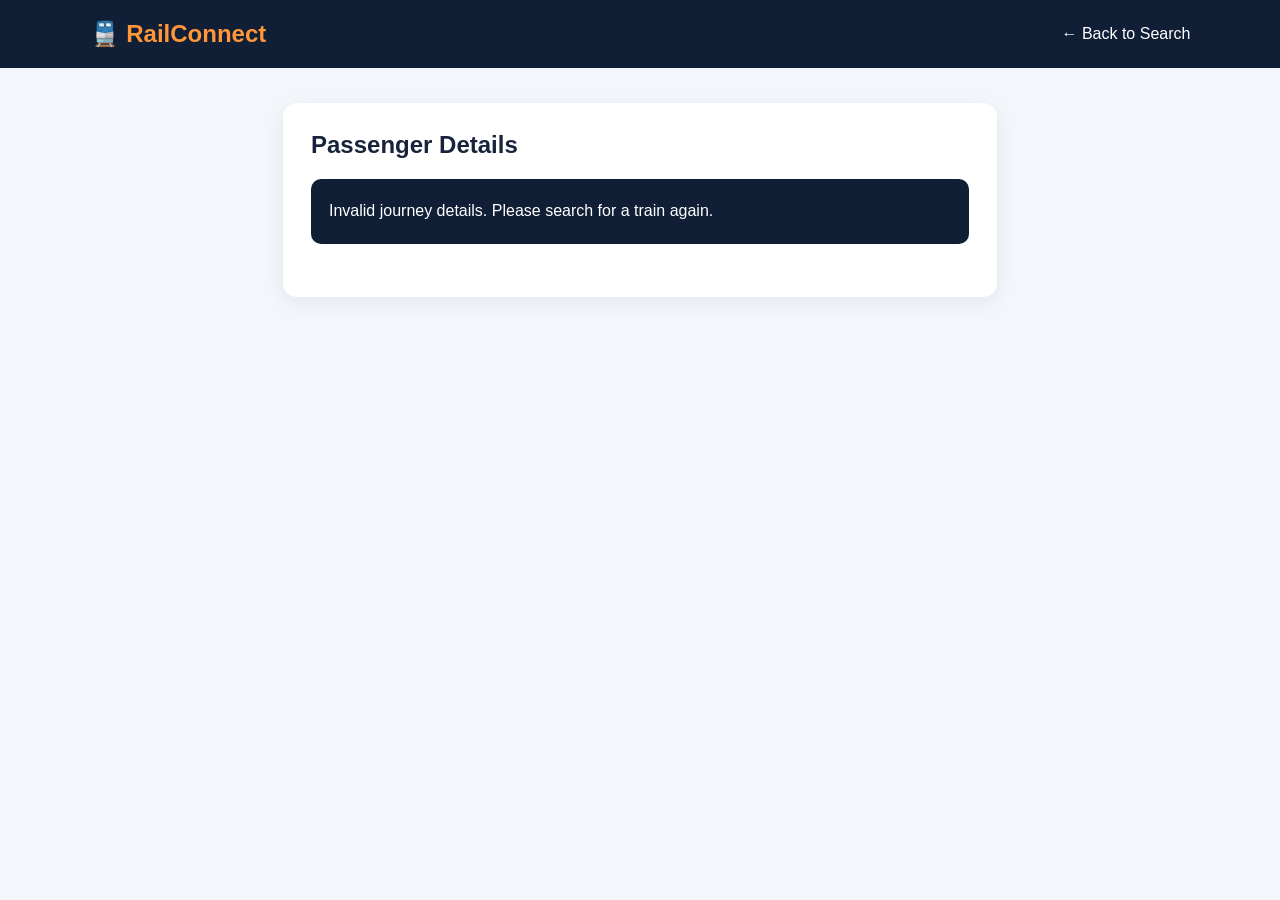
<file: frontend/booking.html>
<!DOCTYPE html>
<html lang="en">
<head>
    <meta charset="UTF-8">
    <meta name="viewport" content="width=device-width, initial-scale=1.0">
    <title>RailConnect - Book Ticket</title>
    <style>
        * { box-sizing: border-box; margin: 0; padding: 0; }
        body {
            font-family: Arial, sans-serif;
            background: #f3f6fb;
            color: #17243b;
        }
        header {
            background: #101e36;
            color: white;
            padding: 20px 7%;
            display: flex;
            justify-content: space-between;
            align-items: center;
        }
        header h2 { color: #ff9638; }
        header a { color: white; text-decoration: none; }
        .container { max-width: 750px; margin: 35px auto; padding: 0 18px; }
        .booking-card {
            background: white;
            padding: 28px;
            border-radius: 14px;
            box-shadow: 0 5px 20px #17243b12;
        }
        h1 { margin-bottom: 20px; }
        .trip-info {
            background: #101e36;
            color: white;
            border-radius: 10px;
            padding: 18px;
            margin-bottom: 25px;
            line-height: 1.8;
        }
        .trip-info strong { color: #ffad55; }
        .form-grid {
            display: grid;
            grid-template-columns: 1fr 1fr;
            gap: 17px;
        }
        .field label { display: block; font-weight: bold; margin-bottom: 8px; }
        input, select {
            width: 100%;
            padding: 13px;
            border: 1px solid #d5dce7;
            border-radius: 8px;
            font-size: 15px;
            background: white;
        }
        .full { grid-column: 1 / -1; }
        button {
            width: 100%;
            background: #f58220;
            color: white;
            border: none;
            padding: 15px;
            border-radius: 8px;
            font-size: 16px;
            font-weight: bold;
            cursor: pointer;
            margin-top: 22px;
        }
        button:hover { background: #dc6c10; }
        button:disabled { background: #9ba5b4; cursor: not-allowed; }
        #message { margin-top: 18px; line-height: 1.7; }
        .success {
            background: #e8f8ee;
            color: #176b38;
            border-radius: 10px;
            padding: 18px;
        }
        .error { color: #c22; }
        @media(max-width: 550px) {
            .form-grid { grid-template-columns: 1fr; }
            .full { grid-column: auto; }
            .booking-card { padding: 20px; }
        }
    </style>
</head>
<body>
<header>
    <h2>🚆 RailConnect</h2>
    <a href="search-train.html">← Back to Search</a>
</header>

<main class="container">
    <section class="booking-card">
        <h1>Passenger Details</h1>

        <div class="trip-info" id="tripInfo">
            Loading journey details...
        </div>

        <form id="bookingForm">
            <div class="form-grid">
                <div class="field full">
                    <label for="passengerName">Passenger Full Name</label>
                    <input id="passengerName" type="text" required maxlength="100"
                           placeholder="Enter passenger name">
                </div>

                <div class="field">
                    <label for="age">Age</label>
                    <input id="age" type="number" min="1" max="120" required>
                </div>

                <div class="field">
                    <label for="gender">Gender</label>
                    <select id="gender" required>
                        <option value="">Select Gender</option>
                        <option value="Male">Male</option>
                        <option value="Female">Female</option>
                        <option value="Other">Other</option>
                    </select>
                </div>

                <div class="field">
                    <label for="mobileNumber">Mobile Number</label>
                    <input id="mobileNumber" type="tel" required
                           pattern="[0-9]{10}" maxlength="10"
                           placeholder="10-digit mobile number">
                </div>

                <div class="field">
                    <label for="email">Passenger Email</label>
                    <input id="email" type="email" required
                           placeholder="example@gmail.com">
                </div>
            </div>

            <button id="bookButton" type="submit">Confirm & Book Ticket</button>
        </form>

        <div id="message"></div>
    </section>
</main>

<script src="booking.js"></script>
</body>
</html>
</file>
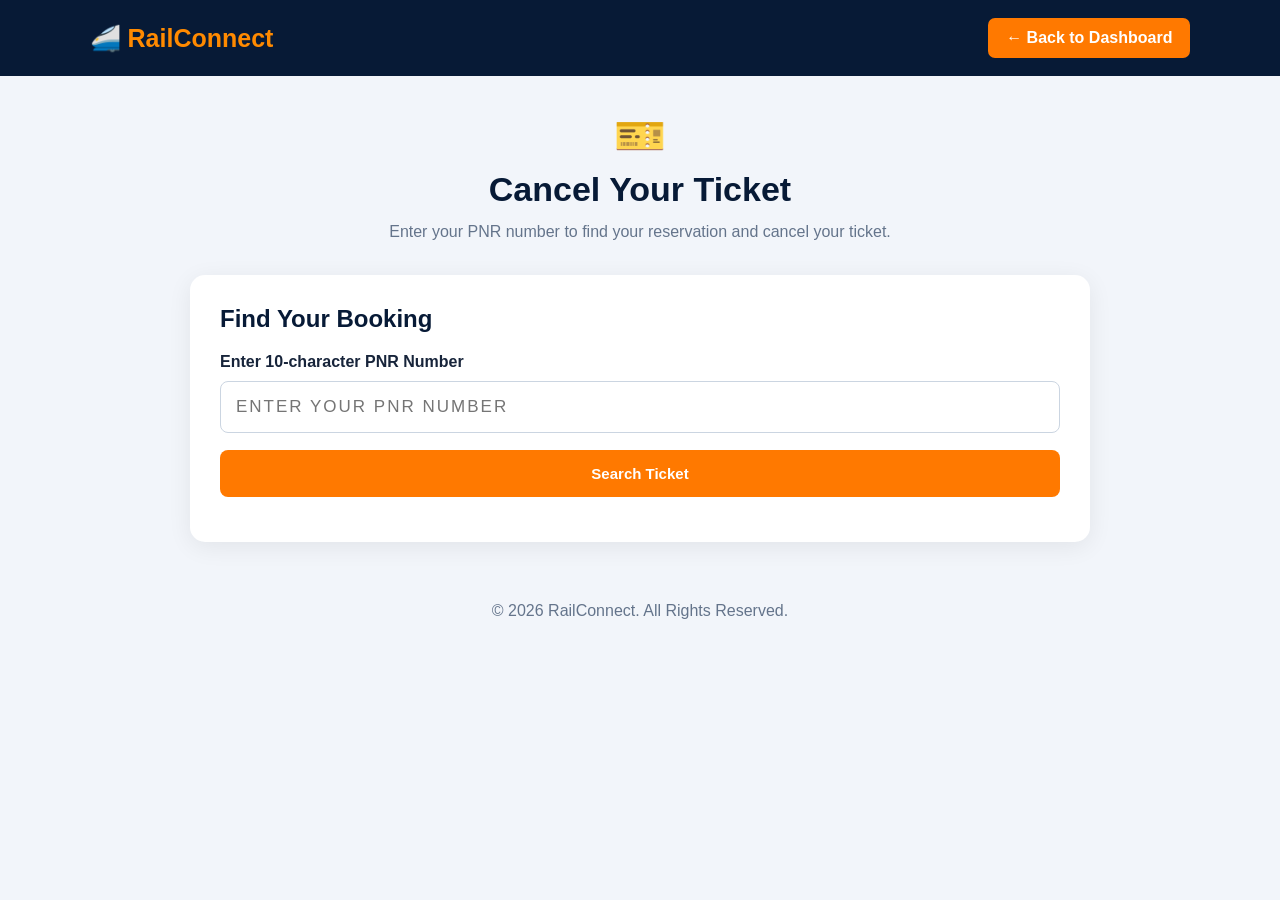
<file: frontend/cancel-ticket.html>
<!DOCTYPE html>
<html lang="en">
<head>
    <meta charset="UTF-8">
    <meta name="viewport" content="width=device-width, initial-scale=1.0">
    <title>RailConnect | Cancel Ticket</title>
    <link rel="stylesheet" href="cancel-ticket.css">
</head>
<body>

    <header class="navbar">
        <a href="dashboard.html" class="logo">🚄 RailConnect</a>
        <a href="dashboard.html" class="back-button">← Back to Dashboard</a>
    </header>

    <main class="container">

        <section class="hero">
            <div class="hero-icon">🎫</div>
            <h1>Cancel Your Ticket</h1>
            <p>Enter your PNR number to find your reservation and cancel your ticket.</p>
        </section>

        <!-- PNR SEARCH -->
        <section class="search-card">
            <h2>Find Your Booking</h2>

            <form id="cancelForm">
                <label for="pnrInput">Enter 10-character PNR Number</label>

                <input
                    type="text"
                    id="pnrInput"
                    placeholder="Enter your PNR number"
                    minlength="10"
                    maxlength="10"
                    autocomplete="off"
                    required
                >

                <button type="submit" id="searchButton">
                    Search Ticket
                </button>
            </form>

            <div id="message" class="message"></div>
        </section>

        <!-- TICKET DETAILS -->
        <section id="ticketSection" class="ticket-card" hidden>

            <div class="ticket-header">
                <div>
                    <h2>Reservation Details</h2>
                    <p>RailConnect Ticket Information</p>
                </div>

                <span id="statusBadge" class="status-badge">CONFIRMED</span>
            </div>

            <div class="pnr-box">
                <span>PNR NUMBER</span>
                <strong id="pnrNumber">-</strong>
            </div>

            <div class="route-box">
                <div>
                    <span>FROM</span>
                    <h2 id="source">-</h2>
                </div>

                <div class="arrow">➜</div>

                <div>
                    <span>TO</span>
                    <h2 id="destination">-</h2>
                </div>
            </div>

            <div class="train-box">
                <h3 id="trainName">-</h3>
                <p>Train Number: <strong id="trainNumber">-</strong></p>
            </div>

            <h3 class="section-heading">Passenger Details</h3>

            <div class="details-grid">
                <div class="detail">
                    <span>Passenger Name</span>
                    <strong id="passengerName">-</strong>
                </div>

                <div class="detail">
                    <span>Age / Gender</span>
                    <strong id="ageGender">-</strong>
                </div>

                <div class="detail">
                    <span>Mobile Number</span>
                    <strong id="mobileNumber">-</strong>
                </div>

                <div class="detail">
                    <span>Email</span>
                    <strong id="email">-</strong>
                </div>
            </div>

            <h3 class="section-heading">Journey Details</h3>

            <div class="details-grid">
                <div class="detail">
                    <span>Journey Date</span>
                    <strong id="journeyDate">-</strong>
                </div>

                <div class="detail">
                    <span>Departure Time</span>
                    <strong id="departureTime">-</strong>
                </div>

                <div class="detail">
                    <span>Travel Class</span>
                    <strong id="className">-</strong>
                </div>

                <div class="detail">
                    <span>Seat Number</span>
                    <strong id="seatNumber">-</strong>
                </div>

                <div class="detail">
                    <span>Ticket Fare</span>
                    <strong id="fare">-</strong>
                </div>
            </div>

            <div id="cancelledNotice" class="cancelled-notice" hidden>
                This ticket has already been cancelled.
            </div>

            <div id="confirmedNotice" class="warning-notice">
                Please verify your ticket details before cancelling.
                OTP verification is required.
            </div>

            <div class="action-buttons">
                <a href="dashboard.html" class="dashboard-button">
                    ← Back to Dashboard
                </a>

                <button type="button" id="cancelButton" class="cancel-button">
                    Cancel My Ticket
                </button>
            </div>

            <button type="button" id="newSearchButton" class="new-search-button">
                Search Another PNR
            </button>

        </section>

        <!-- DEMO OTP VERIFICATION -->
        <section id="otpSection" class="otp-card" hidden>

            <div class="otp-icon">🔐</div>

            <h2>OTP Verification</h2>

            <p class="otp-description">
                A 4-digit Demo OTP has been generated for your ticket cancellation.
            </p>

            <div class="demo-otp-box">
                <span>YOUR DEMO OTP</span>
                <strong id="demoOtp">----</strong>
                <small>Use this OTP to verify your cancellation.</small>
            </div>

            <form id="otpForm">

                <label for="otpInput">Enter 4-digit OTP</label>

                <input
                    type="text"
                    id="otpInput"
                    placeholder="Enter OTP"
                    maxlength="4"
                    inputmode="numeric"
                    autocomplete="one-time-code"
                    required
                >

                <button type="submit" id="verifyButton">
                    Verify OTP & Cancel Ticket
                </button>

            </form>

            <div id="otpMessage" class="message"></div>

            <button type="button" id="resendOtpButton" class="resend-button">
                Generate New OTP
            </button>

            <button type="button" id="backToTicketButton" class="back-ticket-button">
                ← Back to Ticket Details
            </button>

            <a href="dashboard.html" class="otp-dashboard-button">
                ← Back to Dashboard
            </a>

        </section>

    </main>

    <footer>
        <p>© 2026 RailConnect. All Rights Reserved.</p>
    </footer>

    <script src="cancel-ticket.js"></script>

</body>
</html>
</file>
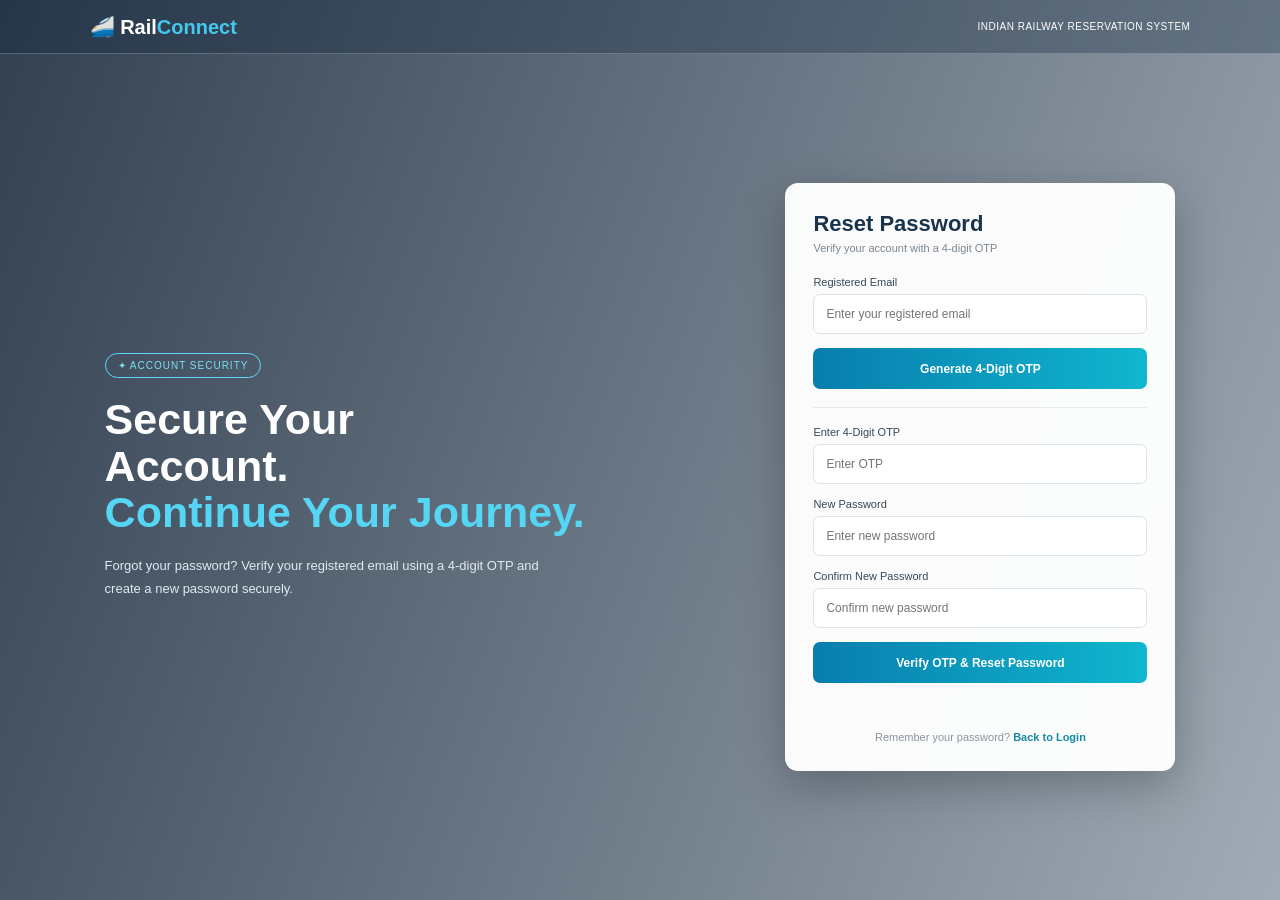
<file: frontend/forgot-password.html>
<!DOCTYPE html>
<html lang="en">
<head>
    <meta charset="UTF-8">
    <meta name="viewport" content="width=device-width, initial-scale=1.0">

    <title>Forgot Password | RailConnect</title>

    <link rel="stylesheet" href="auth.css">
</head>

<body>

    <header class="auth-header">
        <a class="brand" href="index.html">
            🚄 Rail<span>Connect</span>
        </a>

        <span class="header-caption">
            INDIAN RAILWAY RESERVATION SYSTEM
        </span>
    </header>

    <main class="auth-main">

        <section class="hero-copy">

            <span class="hero-tag">✦ ACCOUNT SECURITY</span>

            <h1>
                Secure Your<br>
                Account.<br>
                <span>Continue Your Journey.</span>
            </h1>

            <p>
                Forgot your password? Verify your registered email
                using a 4-digit OTP and create a new password securely.
            </p>

        </section>

        <section class="auth-card">

            <h2>Reset Password</h2>

            <p class="auth-subtitle">
                Verify your account with a 4-digit OTP
            </p>

            <!-- Generate OTP Form -->
            <form id="otpForm">

                <div class="form-group">
                    <label for="email">Registered Email</label>

                    <input
                        type="email"
                        id="email"
                        placeholder="Enter your registered email"
                        required
                    >
                </div>

                <button class="auth-button" type="submit">
                    Generate 4-Digit OTP
                </button>

            </form>

            <!-- Demo OTP Display -->
            <div
                id="demoOtp"
                class="demo-otp"
                style="display:none;"
                aria-live="polite"
            ></div>

            <hr style="border:0;border-top:1px solid #e6ebef;margin:18px 0;">

            <!-- Reset Password Form -->
            <form id="resetForm">

                <input type="hidden" id="resetEmail">

                <div class="form-group">
                    <label for="otp">Enter 4-Digit OTP</label>

                    <input
                        type="text"
                        id="otp"
                        inputmode="numeric"
                        maxlength="4"
                        pattern="[0-9]{4}"
                        placeholder="Enter OTP"
                        required
                    >
                </div>

                <div class="form-group">
                    <label for="newPassword">New Password</label>

                    <input
                        type="password"
                        id="newPassword"
                        placeholder="Enter new password"
                        required
                    >
                </div>

                <div class="form-group">
                    <label for="confirmPassword">
                        Confirm New Password
                    </label>

                    <input
                        type="password"
                        id="confirmPassword"
                        placeholder="Confirm new password"
                        required
                    >
                </div>

                <button class="auth-button" type="submit">
                    Verify OTP & Reset Password
                </button>

                <p id="message" class="message"></p>

            </form>

            <p class="auth-bottom">
                Remember your password?
                <a href="login.html">Back to Login</a>
            </p>

        </section>

    </main>

    <!-- Correct JavaScript file -->
    <script src="forgot-password.js"></script>

</body>
</html>
</file>
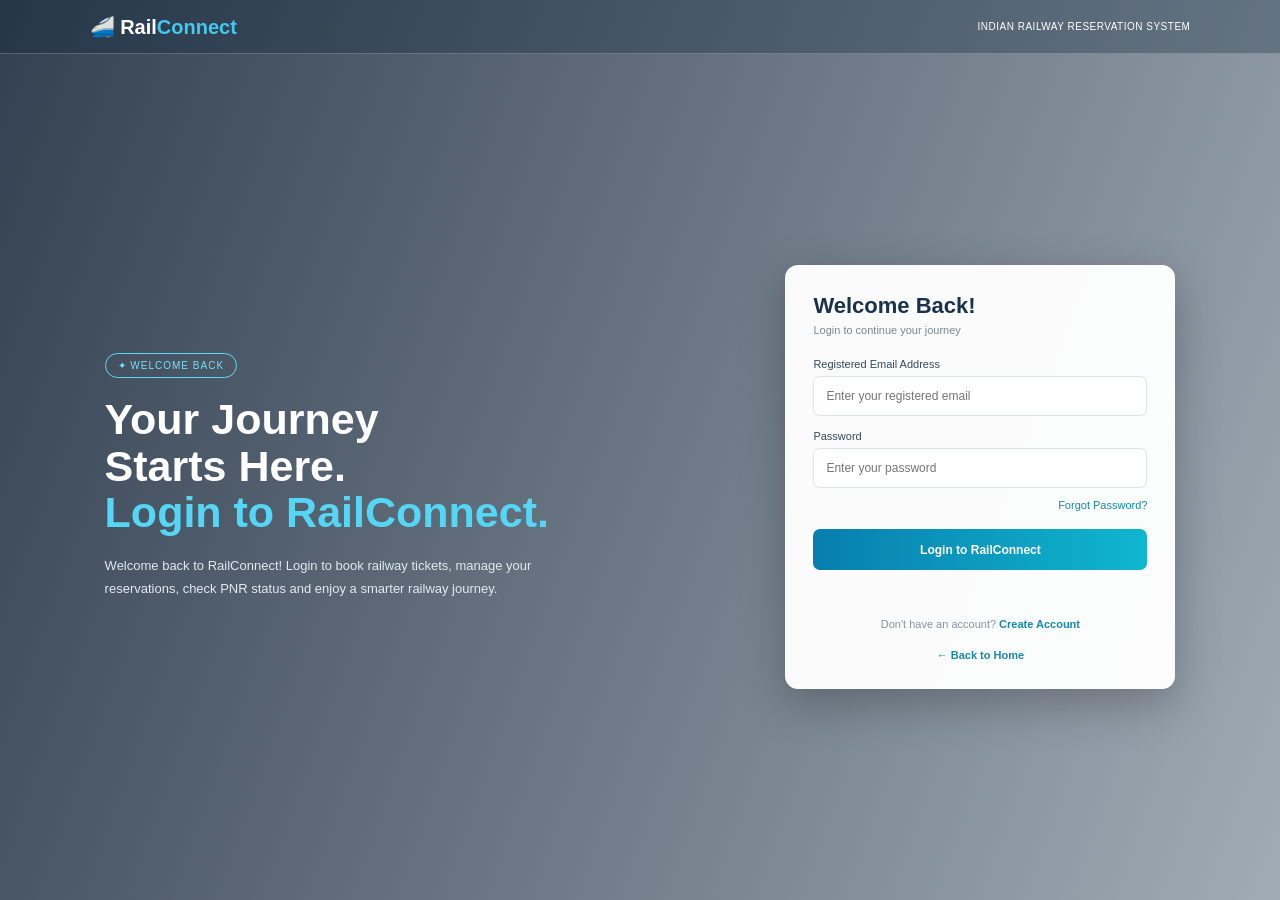
<file: frontend/login.html>
<!DOCTYPE html>
<html lang="en">
<head>
    <meta charset="UTF-8">
    <meta name="viewport" content="width=device-width, initial-scale=1.0">
    <title>Login | RailConnect</title>
    <link rel="stylesheet" href="auth.css">
</head>
<body>

<header class="auth-header">
    <a class="brand" href="index.html">
        🚄 Rail<span>Connect</span>
    </a>
    <span class="header-caption">
        INDIAN RAILWAY RESERVATION SYSTEM
    </span>
</header>

<main class="auth-main">

    <!-- LEFT SIDE -->
    <section class="hero-copy">

        <span class="hero-tag">✦ WELCOME BACK</span>

        <h1>
            Your Journey<br>
            Starts Here.<br>
            <span>Login to RailConnect.</span>
        </h1>

        <p>
            Welcome back to RailConnect!
            Login to book railway tickets, manage your reservations,
            check PNR status and enjoy a smarter railway journey.
        </p>

    </section>

    <!-- RIGHT SIDE LOGIN CARD -->
    <section class="auth-card">

        <h2>Welcome Back!</h2>

        <p class="auth-subtitle">
            Login to continue your journey
        </p>

        <form id="loginForm">

            <div class="form-group">
                <label for="usernameOrEmail">
                    Registered Email Address
                </label>

                <input
                    type="email"
                    id="usernameOrEmail"
                    placeholder="Enter your registered email"
                    autocomplete="email"
                    required
                >
            </div>

            <div class="form-group">
                <label for="password">
                    Password
                </label>

                <input
                    type="password"
                    id="password"
                    placeholder="Enter your password"
                    autocomplete="current-password"
                    required
                >
            </div>

            <a href="forgot-password.html" class="forgot-link">
                Forgot Password?
            </a>

            <button class="auth-button" type="submit">
                Login to RailConnect
            </button>

            <p id="message" class="message"></p>

        </form>

        <p class="auth-bottom">
            Don't have an account?
            <a href="register.html">Create Account</a>
        </p>

        <p class="auth-bottom">
            <a href="index.html">← Back to Home</a>
        </p>

    </section>

</main>

<script src="login.js"></script>

</body>
</html>
</file>
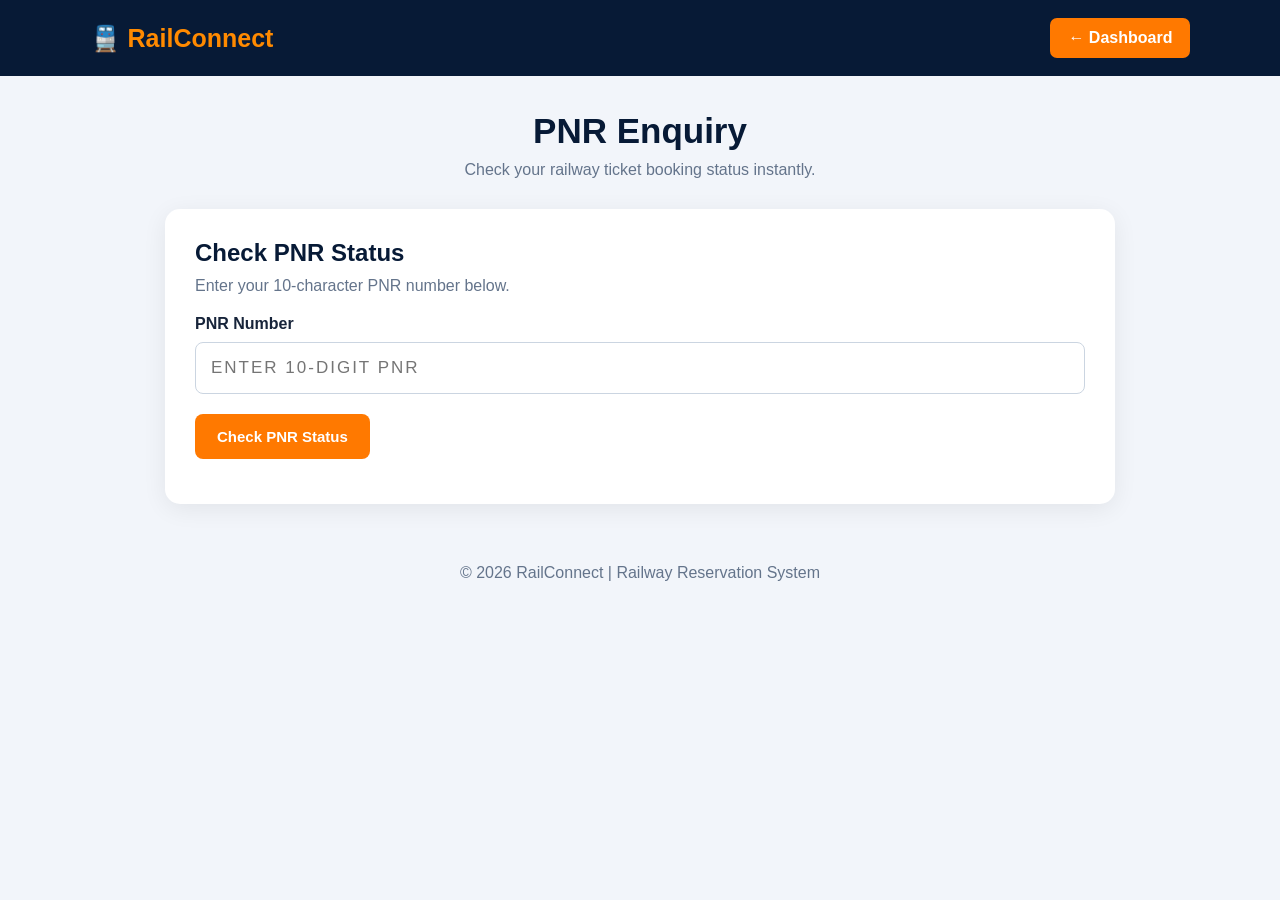
<file: frontend/pnr-enquiry.html>
<!DOCTYPE html>
<html lang="en">
<head>
    <meta charset="UTF-8">
    <meta name="viewport" content="width=device-width, initial-scale=1.0">
    <title>RailConnect - PNR Enquiry</title>
    <link rel="stylesheet" href="pnr-enquiry.css">
</head>
<body>

    <nav class="navbar">
        <div class="logo">🚆 RailConnect</div>
        <a href="dashboard.html" class="back-button">← Dashboard</a>
    </nav>

    <main class="container">

        <section class="hero">
            <h1>PNR Enquiry</h1>
            <p>Check your railway ticket booking status instantly.</p>
        </section>

        <section class="search-card">
            <h2>Check PNR Status</h2>
            <p>Enter your 10-character PNR number below.</p>

            <form id="pnrForm">
                <div class="input-group">
                    <label for="pnrInput">PNR Number</label>
                    <input
                        type="text"
                        id="pnrInput"
                        placeholder="Enter 10-digit PNR"
                        minlength="10"
                        maxlength="10"
                        required
                        autocomplete="off"
                    >
                </div>

                <button type="submit" id="searchButton">
                    Check PNR Status
                </button>
            </form>

            <div id="message" class="message"></div>
        </section>

        <section id="resultSection" class="result-section" hidden>

            <div class="result-header">
                <div>
                    <h2>Ticket Details</h2>
                    <p>RailConnect Reservation Ticket</p>
                </div>
                <span id="statusBadge" class="status-badge">CONFIRMED</span>
            </div>

            <div class="pnr-number">
                <span>PNR NUMBER</span>
                <strong id="resultPnr">-</strong>
            </div>

            <div class="route-box">
                <div>
                    <span>FROM</span>
                    <h2 id="source">-</h2>
                </div>

                <div class="route-icon">➜</div>

                <div>
                    <span>TO</span>
                    <h2 id="destination">-</h2>
                </div>
            </div>

            <div class="train-info">
                <h3 id="trainName">-</h3>
                <p>Train Number: <strong id="trainNumber">-</strong></p>
            </div>

            <h3 class="section-heading">Passenger Information</h3>

            <div class="details-grid">
                <div class="detail">
                    <span>Passenger Name</span>
                    <strong id="passengerName">-</strong>
                </div>

                <div class="detail">
                    <span>Age / Gender</span>
                    <strong id="ageGender">-</strong>
                </div>

                <div class="detail">
                    <span>Mobile Number</span>
                    <strong id="mobileNumber">-</strong>
                </div>

                <div class="detail">
                    <span>Email</span>
                    <strong id="email">-</strong>
                </div>
            </div>

            <h3 class="section-heading">Journey Information</h3>

            <div class="details-grid">
                <div class="detail">
                    <span>Journey Date</span>
                    <strong id="journeyDate">-</strong>
                </div>

                <div class="detail">
                    <span>Departure Time</span>
                    <strong id="departureTime">-</strong>
                </div>

                <div class="detail">
                    <span>Travel Class</span>
                    <strong id="className">-</strong>
                </div>

                <div class="detail">
                    <span>Seat Number</span>
                    <strong id="seatNumber">-</strong>
                </div>

                <div class="detail">
                    <span>Ticket Fare</span>
                    <strong id="fare">-</strong>
                </div>

                <div class="detail">
                    <span>Booking Time</span>
                    <strong id="bookingTime">-</strong>
                </div>
            </div>

            <div id="cancelledNotice" class="cancelled-notice" hidden>
                This ticket has been cancelled. The seat is no longer reserved.
            </div>

            <div class="result-footer">
                <a href="dashboard.html" class="back-result-button">
                    ← Back to Dashboard
                </a>

                <button type="button" id="newSearchButton">
                    Check Another PNR
                </button>
            </div>

        </section>

    </main>

    <footer>
        <p>© 2026 RailConnect | Railway Reservation System</p>
    </footer>

    <script src="pnr-enquiry.js"></script>
</body>
</html>
</file>
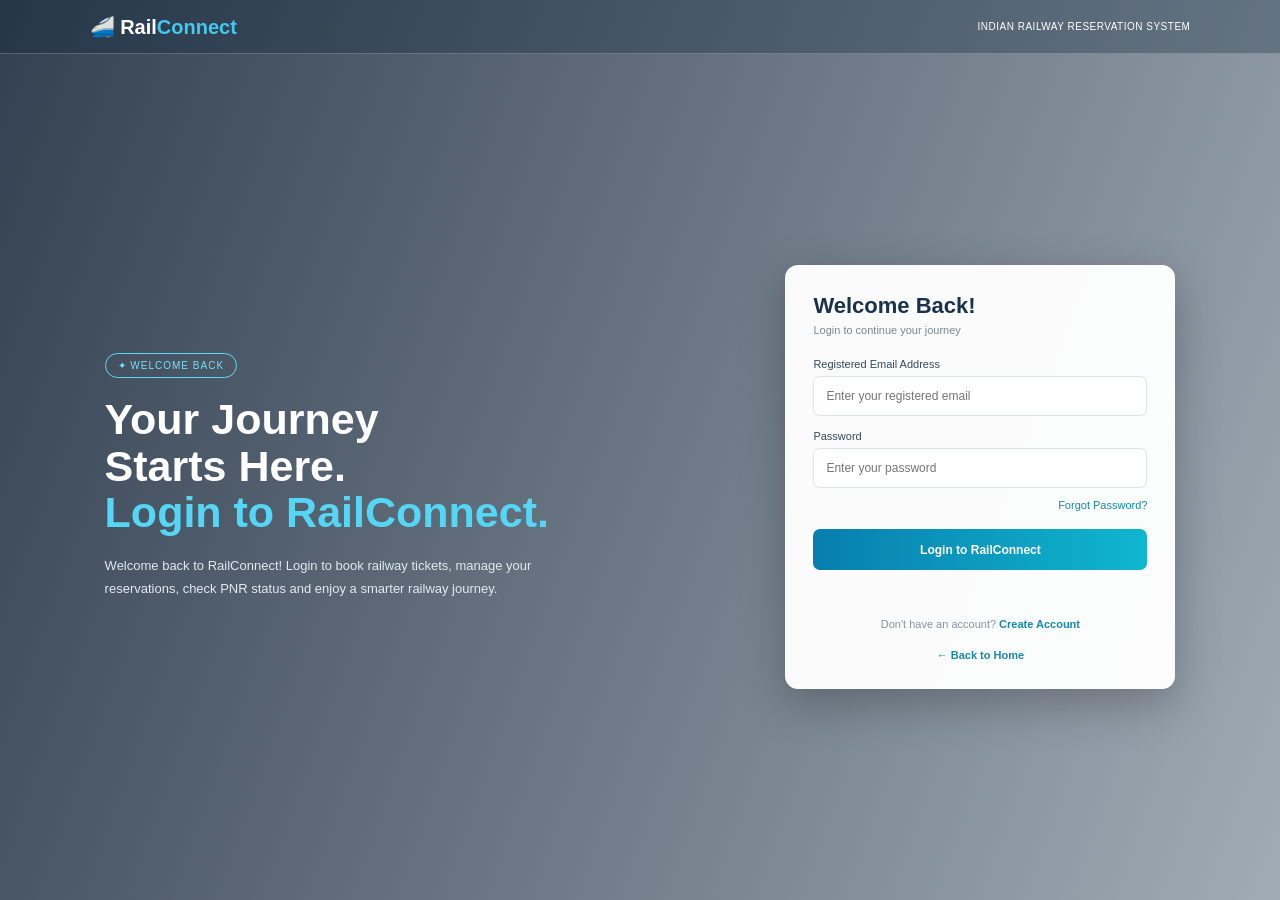
<file: frontend/profile.html>
<!DOCTYPE html>
<html lang="en">
<head>
    <meta charset="UTF-8">
    <meta name="viewport" content="width=device-width, initial-scale=1.0">
    <title>RailConnect | My Profile</title>
    <link rel="stylesheet" href="profile.css">
</head>
<body>

<header class="navbar">
    <a href="dashboard.html" class="logo">🚄 RailConnect</a>
    <a href="dashboard.html" class="back-btn">← Dashboard</a>
</header>

<main class="profile-container">

    <section class="profile-card">

        <div class="profile-header">
            <div class="avatar">👤</div>
            <h1>My Profile</h1>
            <p>Manage your personal account information</p>
        </div>

        <div class="section-title">Personal Information</div>

        <div class="detail">
            <label>Full Name</label>
            <p id="profileName">Loading...</p>
        </div>

        <div class="detail">
            <label>Email Address</label>
            <p id="profileEmail">Loading...</p>
        </div>

        <div class="detail">
            <label>Account ID</label>
            <p id="profileId">RailConnect Member</p>
        </div>

        <div class="security-section">

            <div class="section-title">Account Security</div>

            <p class="security-description">
                Change your password securely using a 4-digit OTP.
            </p>

            <button type="button" id="openPasswordButton"
                    class="primary-btn">
                🔐 Change Password
            </button>

            <div id="passwordSection" hidden>

                <h3>Verify Your Account</h3>

                <label for="email">Registered Email</label>
                <input type="email" id="email" readonly>

                <button type="button" id="sendOtpButton"
                        class="primary-btn">
                    Get Demo OTP
                </button>

                <div id="otpSection" hidden>

                    <div class="demo-box">
                        <strong>Your Demo OTP</strong>
                        <span id="demoOtp"></span>
                        <small>Valid for 5 minutes</small>
                    </div>

                    <label for="otp">Enter 4-Digit OTP</label>
                    <input type="text" id="otp"
                           maxlength="4"
                           inputmode="numeric"
                           placeholder="Enter OTP">

                    <label for="newPassword">New Password</label>
                    <input type="password" id="newPassword"
                           placeholder="Enter new password">

                    <label for="confirmPassword">Confirm Password</label>
                    <input type="password" id="confirmPassword"
                           placeholder="Confirm new password">

                    <button type="button" id="changePasswordButton"
                            class="primary-btn">
                        Confirm Password Change
                    </button>

                </div>

            </div>

            <p id="message" class="message"></p>

        </div>

        <button type="button" id="logoutButton"
                class="logout-btn">
            Logout
        </button>

    </section>

</main>

<script src="profile.js"></script>

</body>
</html>
</file>
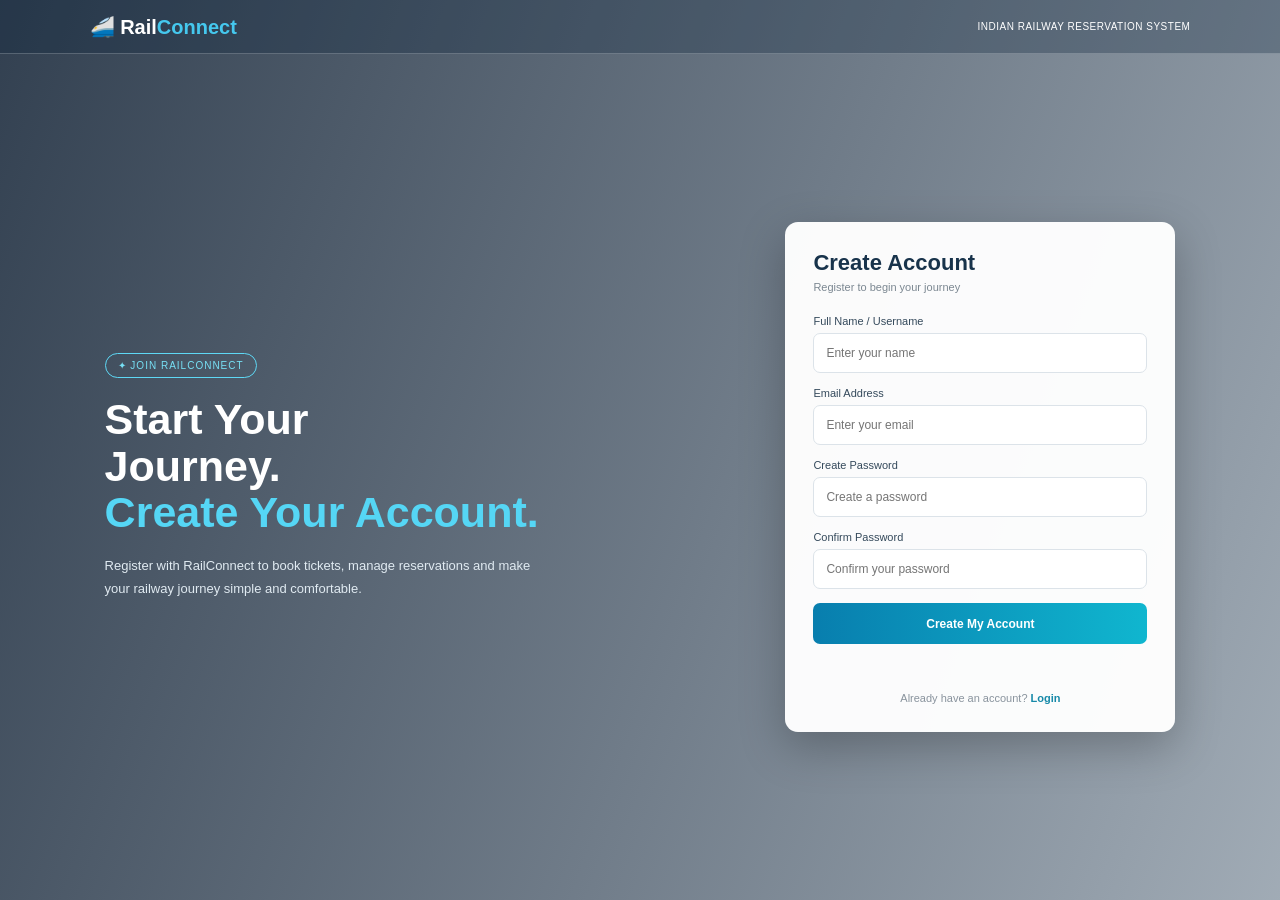
<file: frontend/register.html>
<!DOCTYPE html>
<html lang="en">
<head>
    <meta charset="UTF-8">
    <meta name="viewport" content="width=device-width, initial-scale=1.0">
    <title>Register | RailConnect</title>
    <link rel="stylesheet" href="auth.css">
</head>
<body>

<header class="auth-header">
    <a class="brand" href="index.html">🚄 Rail<span>Connect</span></a>
    <span class="header-caption">INDIAN RAILWAY RESERVATION SYSTEM</span>
</header>

<main class="auth-main">
    <section class="hero-copy">
        <span class="hero-tag">✦ JOIN RAILCONNECT</span>
        <h1>
            Start Your<br>
            Journey.<br>
            <span>Create Your Account.</span>
        </h1>
        <p>
            Register with RailConnect to book tickets,
            manage reservations and make your railway
            journey simple and comfortable.
        </p>
    </section>

    <section class="auth-card">
        <h2>Create Account</h2>
        <p class="auth-subtitle">Register to begin your journey</p>

        <form id="registerForm">
            <div class="form-group">
                <label for="username">Full Name / Username</label>
                <input type="text" id="username"
                       placeholder="Enter your name" required>
            </div>

            <div class="form-group">
                <label for="email">Email Address</label>
                <input type="email" id="email"
                       placeholder="Enter your email" required>
            </div>

            <div class="form-group">
                <label for="password">Create Password</label>
                <input type="password" id="password"
                       placeholder="Create a password" required>
            </div>

            <div class="form-group">
                <label for="confirmPassword">Confirm Password</label>
                <input type="password" id="confirmPassword"
                       placeholder="Confirm your password" required>
            </div>

            <button class="auth-button" type="submit">
                Create My Account
            </button>

            <p id="message" class="message"></p>
        </form>

        <p class="auth-bottom">
            Already have an account?
            <a href="login.html">Login</a>
        </p>
    </section>
</main>

<script src="login.js"></script>
</body>
</html>
</file>
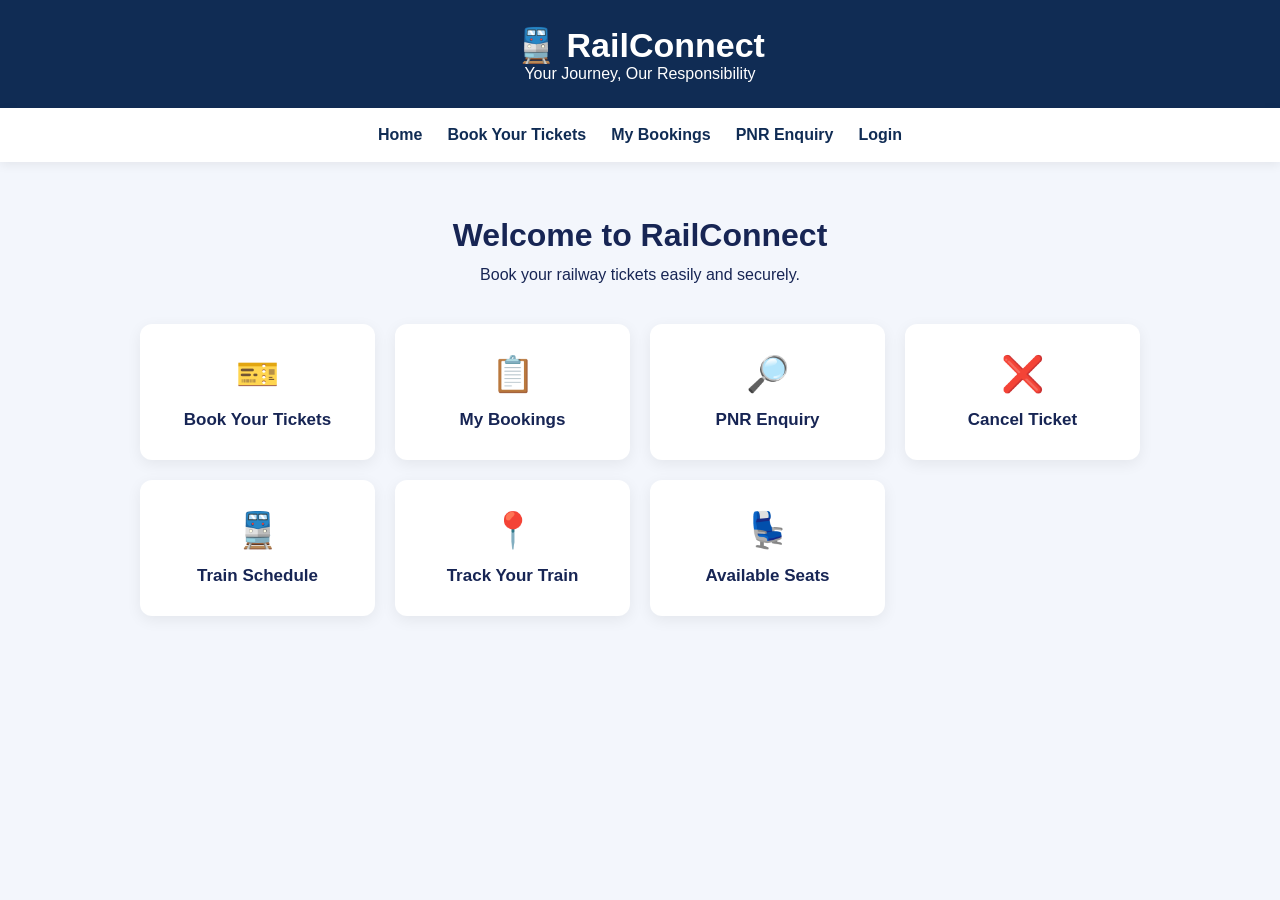
<file: frontend/script.html>
<!DOCTYPE html>
<html lang="en">
<head>
    <meta charset="UTF-8">
    <meta name="viewport" content="width=device-width, initial-scale=1.0">
    <title>RailConnect - Railway Reservation</title>
    <link rel="stylesheet" href="style.css">
</head>
<body>

<header>
    <h1>🚆 RailConnect</h1>
    <p>Your Journey, Our Responsibility</p>
</header>

<nav>
    <a href="#">Home</a>
    <a href="#">Book Your Tickets</a>
    <a href="#">My Bookings</a>
    <a href="#">PNR Enquiry</a>
    <a href="#">Login</a>
</nav>

<main>
    <h2>Welcome to RailConnect</h2>
    <p>Book your railway tickets easily and securely.</p>

    <section class="services">
        <div>🎫<h3>Book Your Tickets</h3></div>
        <div>📋<h3>My Bookings</h3></div>
        <div>🔎<h3>PNR Enquiry</h3></div>
        <div>❌<h3>Cancel Ticket</h3></div>
        <div>🚆<h3>Train Schedule</h3></div>
        <div>📍<h3>Track Your Train</h3></div>
        <div>💺<h3>Available Seats</h3></div>
    </section>
</main>

<script src="script.js"></script>
</body>
</html>
</file>
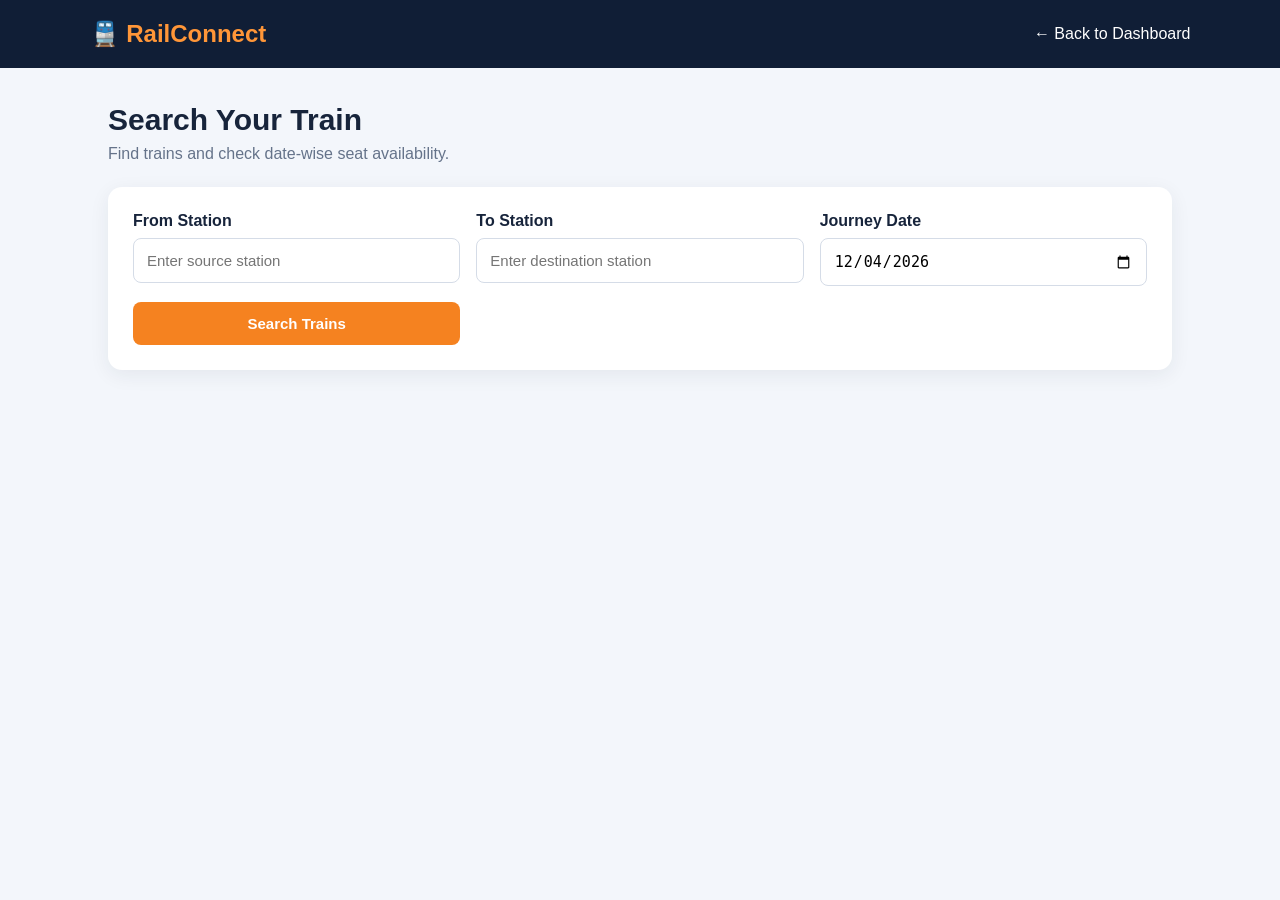
<file: frontend/search-train.html>
<!DOCTYPE html>
<html lang="en">
<head>
    <meta charset="UTF-8">
    <meta name="viewport" content="width=device-width, initial-scale=1.0">
    <title>RailConnect - Search Trains</title>
    <style>
        * { box-sizing: border-box; margin: 0; padding: 0; }
        body {
            font-family: Arial, sans-serif;
            background: #f3f6fb;
            color: #17243b;
        }
        header {
            background: #101e36;
            color: white;
            padding: 20px 7%;
            display: flex;
            justify-content: space-between;
            align-items: center;
            flex-wrap: wrap;
            gap: 12px;
        }
        header h2 { color: #ff9638; }
        header a { color: white; text-decoration: none; }
        .container { max-width: 1100px; margin: 35px auto; padding: 0 18px; }
        .hero { margin-bottom: 24px; }
        .hero h1 { font-size: 30px; margin-bottom: 8px; }
        .hero p { color: #65738a; }
        .search-box {
            background: white;
            padding: 25px;
            border-radius: 14px;
            box-shadow: 0 5px 20px #17243b12;
            display: grid;
            grid-template-columns: repeat(3, 1fr);
            gap: 16px;
        }
        label { display: block; font-weight: bold; margin-bottom: 8px; }
        input {
            width: 100%;
            padding: 13px;
            border: 1px solid #d5dce7;
            border-radius: 8px;
            font-size: 15px;
        }
        button {
            background: #f58220;
            color: white;
            border: none;
            border-radius: 8px;
            padding: 13px 20px;
            font-size: 15px;
            font-weight: bold;
            cursor: pointer;
        }
        button:hover { background: #dc6c10; }
        .search-button { align-self: end; }
        #message { margin: 22px 0; font-weight: bold; }
        .train-card {
            background: white;
            border-radius: 13px;
            padding: 22px;
            margin: 18px 0;
            box-shadow: 0 4px 16px #17243b10;
        }
        .train-top {
            display: flex;
            justify-content: space-between;
            flex-wrap: wrap;
            gap: 12px;
        }
        .train-name { font-size: 21px; color: #142542; }
        .train-number { color: #77849a; margin-top: 7px; }
        .route { margin: 18px 0; color: #44536b; }
        .classes {
            display: grid;
            grid-template-columns: repeat(4, 1fr);
            gap: 12px;
            margin-top: 16px;
        }
        .class-box {
            border: 1px solid #dce3ed;
            border-radius: 9px;
            padding: 14px;
        }
        .class-box strong { display: block; margin-bottom: 7px; }
        .available { color: #16834a; font-weight: bold; }
        .unavailable { color: #c33; font-weight: bold; }
        .fare { color: #68768b; margin: 7px 0; }
        .class-box button { width: 100%; padding: 10px 5px; margin-top: 8px; }
        .class-box button:disabled { background: #aab2bf; cursor: not-allowed; }
        @media(max-width: 700px) {
            .search-box { grid-template-columns: 1fr; }
            .classes { grid-template-columns: repeat(2, 1fr); }
            .hero h1 { font-size: 25px; }
        }
        @media(max-width: 380px) {
            .classes { grid-template-columns: 1fr; }
        }
    </style>
</head>
<body>
<header>
    <h2>🚆 RailConnect</h2>
    <a href="dashboard.html">← Back to Dashboard</a>
</header>

<main class="container">
    <section class="hero">
        <h1>Search Your Train</h1>
        <p>Find trains and check date-wise seat availability.</p>
    </section>

    <form class="search-box" id="searchForm">
        <div>
            <label for="source">From Station</label>
            <input id="source" type="text" placeholder="Enter source station">
        </div>
        <div>
            <label for="destination">To Station</label>
            <input id="destination" type="text" placeholder="Enter destination station">
        </div>
        <div>
            <label for="journeyDate">Journey Date</label>
            <input id="journeyDate" type="date" required>
        </div>
        <button class="search-button" type="submit">Search Trains</button>
    </form>

    <p id="message"></p>
    <section id="trainResults"></section>
</main>

<script src="search-train.js"></script>
</body>
</html>
</file>
<file: frontend/cancel-ticket.css>
* {
    margin: 0;
    padding: 0;
    box-sizing: border-box;
}

body {
    font-family: Arial, sans-serif;
    background: #f2f5fa;
    color: #17243a;
    min-height: 100vh;
}

.navbar {
    background: #071a36;
    padding: 18px 7%;
    display: flex;
    justify-content: space-between;
    align-items: center;
    gap: 12px;
}

.logo {
    color: #ff8a00;
    font-size: 25px;
    font-weight: bold;
    text-decoration: none;
}

.back-button {
    background: #ff7900;
    color: white;
    padding: 11px 18px;
    border-radius: 7px;
    text-decoration: none;
    font-weight: bold;
}

.container {
    width: 92%;
    max-width: 900px;
    margin: 35px auto;
}

.hero {
    text-align: center;
    margin-bottom: 30px;
}

.hero-icon {
    font-size: 42px;
    margin-bottom: 10px;
}

.hero h1 {
    color: #071a36;
    font-size: 34px;
    margin-bottom: 10px;
}

.hero p {
    color: #64748b;
    line-height: 1.6;
}

.search-card,
.ticket-card,
.otp-card {
    background: white;
    padding: 30px;
    border-radius: 15px;
    box-shadow: 0 5px 25px rgba(0, 0, 0, 0.07);
}

.search-card h2 {
    color: #071a36;
    margin-bottom: 20px;
}

.search-card label,
.otp-card label {
    display: block;
    font-weight: bold;
    margin-bottom: 10px;
}

.search-card input,
.otp-card input {
    width: 100%;
    padding: 15px;
    border: 1px solid #cbd5e1;
    border-radius: 8px;
    font-size: 17px;
    outline: none;
    margin-bottom: 17px;
}

.search-card input {
    letter-spacing: 2px;
    text-transform: uppercase;
}

.search-card input:focus,
.otp-card input:focus {
    border-color: #ff7900;
    box-shadow: 0 0 0 3px rgba(255, 121, 0, 0.12);
}

button {
    border: none;
    cursor: pointer;
    font-size: 15px;
    font-weight: bold;
    border-radius: 8px;
    transition: 0.2s;
}

button:disabled {
    opacity: 0.6;
    cursor: not-allowed;
}

#searchButton,
#verifyButton {
    width: 100%;
    background: #ff7900;
    color: white;
    padding: 15px;
}

#searchButton:hover,
#verifyButton:hover {
    background: #e56d00;
}

.message {
    margin-top: 15px;
    font-weight: bold;
    line-height: 1.5;
}

.message.error {
    color: #dc2626;
}

.message.success {
    color: #15803d;
}

.ticket-card {
    margin-top: 25px;
}

.ticket-header {
    display: flex;
    justify-content: space-between;
    align-items: center;
    gap: 15px;
    flex-wrap: wrap;
    padding-bottom: 20px;
    border-bottom: 1px solid #e2e8f0;
}

.ticket-header h2 {
    color: #071a36;
    margin-bottom: 6px;
}

.ticket-header p {
    color: #64748b;
}

.status-badge {
    padding: 10px 16px;
    border-radius: 25px;
    font-size: 13px;
    font-weight: bold;
}

.status-confirmed {
    color: #166534;
    background: #dcfce7;
}

.status-cancelled {
    color: #991b1b;
    background: #fee2e2;
}

.status-other {
    color: #92400e;
    background: #fef3c7;
}

.pnr-box {
    display: flex;
    justify-content: space-between;
    align-items: center;
    gap: 10px;
    flex-wrap: wrap;
    background: #f1f5f9;
    padding: 18px;
    border-radius: 10px;
    margin: 22px 0;
}

.pnr-box span,
.route-box span,
.detail span {
    color: #64748b;
    font-size: 12px;
    font-weight: bold;
}

.pnr-box strong {
    color: #ff7900;
    font-size: 21px;
    letter-spacing: 2px;
}

.route-box {
    display: flex;
    justify-content: space-between;
    align-items: center;
    gap: 15px;
    background: #071a36;
    color: white;
    padding: 25px;
    border-radius: 12px;
}

.route-box span {
    color: #cbd5e1;
}

.route-box h2 {
    margin-top: 9px;
    font-size: 21px;
    overflow-wrap: anywhere;
}

.arrow {
    color: #ff8a00;
    font-size: 30px;
}

.train-box {
    background: #fff7ed;
    border-left: 4px solid #ff7900;
    padding: 18px;
    margin-top: 20px;
    border-radius: 8px;
}

.train-box h3 {
    color: #071a36;
    margin-bottom: 7px;
}

.train-box p {
    color: #64748b;
}

.section-heading {
    color: #071a36;
    margin: 25px 0 15px;
    padding-bottom: 10px;
    border-bottom: 1px solid #e2e8f0;
}

.details-grid {
    display: grid;
    grid-template-columns: repeat(2, 1fr);
    gap: 15px;
}

.detail {
    background: #f8fafc;
    padding: 16px;
    border-radius: 9px;
    min-width: 0;
}

.detail span {
    display: block;
    margin-bottom: 8px;
}

.detail strong {
    color: #071a36;
    font-size: 15px;
    overflow-wrap: anywhere;
}

.warning-notice,
.cancelled-notice {
    margin-top: 25px;
    padding: 16px;
    border-radius: 8px;
    line-height: 1.5;
    font-weight: bold;
}

.warning-notice {
    background: #fff7ed;
    color: #9a3412;
    border: 1px solid #fed7aa;
}

.cancelled-notice {
    background: #fee2e2;
    color: #991b1b;
    border: 1px solid #fecaca;
}

.action-buttons {
    display: flex;
    justify-content: space-between;
    align-items: center;
    gap: 15px;
    margin-top: 25px;
    flex-wrap: wrap;
}

.dashboard-button {
    display: inline-block;
    background: #071a36;
    color: white;
    padding: 14px 20px;
    border-radius: 8px;
    text-decoration: none;
    font-weight: bold;
}

.cancel-button {
    background: #dc2626;
    color: white;
    padding: 14px 20px;
}

.cancel-button:hover {
    background: #b91c1c;
}

.new-search-button {
    width: 100%;
    background: #e2e8f0;
    color: #071a36;
    padding: 14px;
    margin-top: 15px;
}

.new-search-button:hover {
    background: #cbd5e1;
}

/* OTP SECTION */

.otp-card {
    margin-top: 25px;
    text-align: center;
    border-top: 5px solid #ff7900;
}

.otp-icon {
    font-size: 48px;
    margin-bottom: 15px;
}

.otp-card h2 {
    color: #071a36;
    margin-bottom: 10px;
}

.otp-description {
    color: #64748b;
    line-height: 1.6;
    margin-bottom: 22px;
}

.demo-otp-box {
    background: #071a36;
    padding: 25px;
    border-radius: 12px;
    color: white;
    margin-bottom: 25px;
}

.demo-otp-box span {
    display: block;
    color: #cbd5e1;
    font-size: 12px;
    font-weight: bold;
    letter-spacing: 2px;
    margin-bottom: 12px;
}

.demo-otp-box strong {
    display: block;
    font-size: 36px;
    letter-spacing: 12px;
    color: #ff8a00;
    margin-bottom: 12px;
}

.demo-otp-box small {
    color: #cbd5e1;
}

.otp-card form {
    text-align: left;
}

.otp-card input {
    text-align: center;
    font-size: 25px;
    letter-spacing: 12px;
    font-weight: bold;
}

.resend-button,
.back-ticket-button,
.otp-dashboard-button {
    display: block;
    width: 100%;
    margin-top: 15px;
    padding: 14px;
    border-radius: 8px;
    text-decoration: none;
    font-weight: bold;
    text-align: center;
}

.resend-button {
    color: #071a36;
    background: #fff1e3;
}

.back-ticket-button {
    color: white;
    background: #475569;
}

.otp-dashboard-button {
    color: white;
    background: #071a36;
}

footer {
    text-align: center;
    padding: 25px;
    color: #64748b;
    margin-top: 35px;
}

[hidden] {
    display: none !important;
}

@media (max-width: 600px) {
    .navbar {
        padding: 16px 5%;
    }

    .logo {
        font-size: 21px;
    }

    .back-button {
        font-size: 13px;
        padding: 10px;
    }

    .container {
        width: 94%;
    }

    .search-card,
    .ticket-card,
    .otp-card {
        padding: 20px;
    }

    .hero h1 {
        font-size: 27px;
    }

    .details-grid {
        grid-template-columns: 1fr;
    }

    .route-box h2 {
        font-size: 16px;
    }

    .action-buttons {
        flex-direction: column;
    }

    .dashboard-button,
    .cancel-button {
        width: 100%;
        text-align: center;
    }

    .demo-otp-box strong {
        font-size: 30px;
    }
}
</file>
<file: frontend/auth.css>
* {
    margin: 0;
    padding: 0;
    box-sizing: border-box;
}

body {
    font-family: Arial, Helvetica, sans-serif;
    min-height: 100vh;
    color: #173047;
    background:
        linear-gradient(110deg, rgba(5, 22, 42, .82), rgba(7, 35, 62, .38)),
        url("https://images.unsplash.com/photo-1532105956626-9569c03602f6?auto=format&fit=crop&w=2000&q=90")
        center center / cover fixed no-repeat;
}

/* TOP BAR */

.auth-header {
    height: 54px;
    padding: 0 7%;
    display: flex;
    align-items: center;
    justify-content: space-between;
    border-bottom: 1px solid rgba(255,255,255,.22);
    background: rgba(10, 35, 59, .30);
}

.brand {
    color: white;
    font-size: 20px;
    font-weight: bold;
    text-decoration: none;
}

.brand span {
    color: #45c8ee;
}

.header-caption {
    color: white;
    font-size: 10px;
    letter-spacing: .5px;
}

/* MAIN LAYOUT */

.auth-main {
    min-height: calc(100vh - 54px);
    max-width: 1250px;
    margin: auto;
    padding: 35px 7%;
    display: grid;
    grid-template-columns: 1.1fr .9fr;
    align-items: center;
    gap: 35px;
}

.hero-copy {
    color: white;
    max-width: 500px;
}

.hero-tag {
    display: inline-block;
    border: 1px solid #5ed8f5;
    color: #77e0f5;
    border-radius: 30px;
    padding: 6px 12px;
    font-size: 10px;
    letter-spacing: 1px;
    margin-bottom: 18px;
}

.hero-copy h1 {
    font-size: clamp(30px, 4vw, 43px);
    line-height: 1.08;
    margin-bottom: 18px;
}

.hero-copy h1 span {
    color: #55d6f5;
}

.hero-copy p {
    max-width: 440px;
    color: #e0eaf1;
    font-size: 13px;
    line-height: 1.8;
}

/* AUTH CARD */

.auth-card {
    width: 100%;
    max-width: 390px;
    justify-self: end;
    background: rgba(255,255,255,.97);
    padding: 28px;
    border-radius: 13px;
    box-shadow: 0 15px 45px rgba(0,0,0,.25);
}

.auth-card h2 {
    font-size: 22px;
    color: #18334b;
    margin-bottom: 5px;
}

.auth-subtitle {
    color: #7b8791;
    font-size: 11px;
    margin-bottom: 22px;
}

.form-group {
    margin-bottom: 14px;
}

.form-group label {
    display: block;
    font-size: 11px;
    color: #34495b;
    margin-bottom: 6px;
}

.form-group input,
.form-group select {
    width: 100%;
    height: 40px;
    border: 1px solid #dce3e9;
    border-radius: 7px;
    padding: 0 12px;
    outline: none;
    background: white;
    color: #263c4e;
    font-size: 12px;
}

.form-group input:focus,
.form-group select:focus {
    border-color: #13a9ce;
    box-shadow: 0 0 0 2px rgba(19,169,206,.10);
}

.forgot-link {
    display: block;
    text-align: right;
    color: #1689a8;
    font-size: 11px;
    text-decoration: none;
    margin: -3px 0 18px;
}

.auth-button {
    width: 100%;
    min-height: 41px;
    border: 0;
    border-radius: 7px;
    background: linear-gradient(90deg, #087eae, #10b6cf);
    color: white;
    font-weight: bold;
    font-size: 12px;
    cursor: pointer;
    transition: .2s;
}

.auth-button:hover {
    filter: brightness(.94);
    transform: translateY(-1px);
}

.auth-bottom {
    text-align: center;
    color: #89939d;
    font-size: 11px;
    margin-top: 19px;
}

.auth-bottom a {
    color: #1689a8;
    text-decoration: none;
    font-weight: bold;
}

.message {
    min-height: 17px;
    margin-top: 12px;
    font-size: 11px;
    text-align: center;
    color: #c0392b;
    overflow-wrap: anywhere;
}

.demo-otp {
    background: #e9f8fc;
    color: #075d78;
    border: 1px dashed #16a5c5;
    border-radius: 7px;
    padding: 10px;
    margin-top: 12px;
    text-align: center;
    font-size: 13px;
    font-weight: bold;
    display: none;
}

/* SMALL SCREENS */

@media (max-width: 700px) {
    body {
        background-attachment: scroll;
    }

    .auth-header {
        padding: 0 5%;
    }

    .brand {
        font-size: 18px;
    }

    .auth-main {
        min-height: calc(100vh - 54px);
        grid-template-columns: 1fr;
        gap: 22px;
        padding: 28px 6%;
        align-content: center;
    }

    .hero-copy {
        max-width: 100%;
    }

    .hero-copy h1 {
        font-size: 31px;
    }

    .hero-copy p {
        font-size: 12px;
    }

    .auth-card {
        max-width: 100%;
        justify-self: center;
        padding: 24px;
    }
}

@media (max-width: 380px) {
    .header-caption {
        font-size: 8px;
    }

    .auth-card {
        padding: 20px;
    }
}
</file>
<file: frontend/pnr-enquiry.css>
* {
    margin: 0;
    padding: 0;
    box-sizing: border-box;
}

body {
    font-family: Arial, sans-serif;
    background: #f2f5fa;
    color: #17243a;
    min-height: 100vh;
}

.navbar {
    background: #071a36;
    color: white;
    padding: 18px 7%;
    display: flex;
    justify-content: space-between;
    align-items: center;
}

.logo {
    font-size: 25px;
    font-weight: bold;
    color: #ff8a00;
}

.back-button {
    color: white;
    text-decoration: none;
    background: #ff7900;
    padding: 11px 18px;
    border-radius: 7px;
    font-weight: bold;
}

.back-button:hover {
    background: #e56d00;
}

.container {
    width: 90%;
    max-width: 950px;
    margin: 35px auto;
}

.hero {
    text-align: center;
    margin-bottom: 30px;
}

.hero h1 {
    font-size: 35px;
    color: #071a36;
    margin-bottom: 10px;
}

.hero p {
    color: #64748b;
}

.search-card {
    background: white;
    padding: 30px;
    border-radius: 15px;
    box-shadow: 0 5px 25px rgba(0, 0, 0, 0.07);
    margin-bottom: 25px;
}

.search-card h2 {
    margin-bottom: 10px;
    color: #071a36;
}

.search-card p {
    color: #64748b;
    margin-bottom: 20px;
}

.input-group {
    margin-bottom: 20px;
}

.input-group label {
    display: block;
    margin-bottom: 9px;
    font-weight: bold;
}

.input-group input {
    width: 100%;
    padding: 15px;
    border: 1px solid #cbd5e1;
    border-radius: 8px;
    font-size: 17px;
    letter-spacing: 2px;
    outline: none;
    text-transform: uppercase;
}

.input-group input:focus {
    border-color: #ff7900;
    box-shadow: 0 0 0 3px rgba(255, 121, 0, 0.12);
}

button {
    border: none;
    background: #ff7900;
    color: white;
    padding: 14px 22px;
    border-radius: 8px;
    font-size: 15px;
    font-weight: bold;
    cursor: pointer;
}

button:hover {
    background: #e56d00;
}

button:disabled {
    opacity: 0.6;
    cursor: not-allowed;
}

.message {
    margin-top: 15px;
    font-weight: bold;
}

.message.error {
    color: #dc2626;
}

.message.success {
    color: #15803d;
}

.result-section {
    background: white;
    border-radius: 16px;
    padding: 30px;
    margin-top: 25px;
    box-shadow: 0 5px 25px rgba(0, 0, 0, 0.07);
}

.result-header {
    display: flex;
    justify-content: space-between;
    align-items: center;
    gap: 15px;
    flex-wrap: wrap;
    border-bottom: 1px solid #e2e8f0;
    padding-bottom: 20px;
}

.result-header h2 {
    color: #071a36;
    margin-bottom: 6px;
}

.result-header p {
    color: #64748b;
}

.status-badge {
    padding: 10px 17px;
    border-radius: 30px;
    font-size: 13px;
    font-weight: bold;
}

.status-confirmed {
    color: #166534;
    background: #dcfce7;
}

.status-cancelled {
    color: #991b1b;
    background: #fee2e2;
}

.status-other {
    color: #92400e;
    background: #fef3c7;
}

.pnr-number {
    margin: 22px 0;
    background: #f1f5f9;
    padding: 17px;
    border-radius: 10px;
    display: flex;
    justify-content: space-between;
    align-items: center;
}

.pnr-number span,
.route-box span,
.detail span {
    color: #64748b;
    font-size: 12px;
    font-weight: bold;
}

.pnr-number strong {
    color: #ff7900;
    font-size: 22px;
    letter-spacing: 2px;
}

.route-box {
    display: flex;
    align-items: center;
    justify-content: space-between;
    gap: 15px;
    background: #071a36;
    color: white;
    padding: 25px;
    border-radius: 12px;
    margin-bottom: 22px;
}

.route-box span {
    color: #cbd5e1;
}

.route-box h2 {
    margin-top: 9px;
    font-size: 22px;
    overflow-wrap: anywhere;
}

.route-icon {
    color: #ff8a00;
    font-size: 30px;
}

.train-info {
    padding: 18px;
    background: #fff7ed;
    border-left: 4px solid #ff7900;
    border-radius: 8px;
    margin-bottom: 25px;
}

.train-info h3 {
    color: #071a36;
    margin-bottom: 7px;
}

.train-info p {
    color: #64748b;
}

.section-heading {
    color: #071a36;
    margin: 25px 0 15px;
    padding-bottom: 10px;
    border-bottom: 1px solid #e2e8f0;
}

.details-grid {
    display: grid;
    grid-template-columns: repeat(2, 1fr);
    gap: 15px;
}

.detail {
    background: #f8fafc;
    padding: 16px;
    border-radius: 9px;
    min-width: 0;
}

.detail span {
    display: block;
    margin-bottom: 8px;
}

.detail strong {
    color: #071a36;
    font-size: 15px;
    overflow-wrap: anywhere;
}

.cancelled-notice {
    background: #fee2e2;
    color: #991b1b;
    border: 1px solid #fecaca;
    padding: 16px;
    border-radius: 8px;
    margin-top: 22px;
    font-weight: bold;
}

.result-footer {
    display: flex;
    justify-content: space-between;
    align-items: center;
    gap: 12px;
    flex-wrap: wrap;
    margin-top: 30px;
    padding-top: 20px;
    border-top: 1px solid #e2e8f0;
}

.back-result-button {
    display: inline-block;
    background: #071a36;
    color: white;
    padding: 14px 20px;
    border-radius: 8px;
    text-decoration: none;
    font-weight: bold;
}

.back-result-button:hover {
    background: #18365f;
}

footer {
    text-align: center;
    padding: 25px;
    color: #64748b;
}

[hidden] {
    display: none !important;
}

@media (max-width: 600px) {
    .container {
        width: 94%;
    }

    .search-card,
    .result-section {
        padding: 20px;
    }

    .hero h1 {
        font-size: 28px;
    }

    .details-grid {
        grid-template-columns: 1fr;
    }

    .route-box {
        padding: 17px;
    }

    .route-box h2 {
        font-size: 16px;
    }

    .result-footer {
        flex-direction: column;
    }

    .result-footer a,
    .result-footer button {
        width: 100%;
        text-align: center;
    }

    .pnr-number {
        gap: 10px;
        flex-wrap: wrap;
    }
}
</file>
<file: frontend/profile.css>
* {
    margin: 0;
    padding: 0;
    box-sizing: border-box;
    font-family: Arial, Helvetica, sans-serif;
}

body {
    background: #f2f5fa;
    color: #17243a;
}

.navbar {
    background: #071b36;
    padding: 18px 6%;
    display: flex;
    justify-content: space-between;
    align-items: center;
}

.logo {
    color: white;
    text-decoration: none;
    font-size: 24px;
    font-weight: bold;
}

.back-btn {
    background: white;
    color: #071b36;
    padding: 10px 18px;
    border-radius: 7px;
    text-decoration: none;
    font-weight: bold;
}

.profile-container {
    padding: 45px 15px;
    display: flex;
    justify-content: center;
}

.profile-card {
    width: 100%;
    max-width: 520px;
    background: white;
    padding: 35px;
    border-radius: 18px;
    box-shadow: 0 8px 30px rgba(7, 27, 54, 0.10);
}

.profile-header {
    text-align: center;
    margin-bottom: 30px;
}

.avatar {
    width: 85px;
    height: 85px;
    margin: auto;
    border-radius: 50%;
    background: #fff0dc;
    display: flex;
    align-items: center;
    justify-content: center;
    font-size: 42px;
}

.profile-header h1 {
    margin-top: 15px;
    color: #071b36;
    font-size: 27px;
}

.profile-header p {
    color: #788397;
    margin-top: 8px;
    font-size: 14px;
}

.section-title {
    font-size: 18px;
    font-weight: bold;
    color: #071b36;
    padding-bottom: 12px;
    margin-bottom: 18px;
    border-bottom: 2px solid #f0f2f6;
}

.detail {
    background: #f6f8fc;
    padding: 15px;
    border-radius: 9px;
    margin-bottom: 13px;
}

.detail label,
.security-section label {
    display: block;
    font-size: 13px;
    font-weight: bold;
    color: #65738a;
    margin-bottom: 8px;
}

.detail p {
    font-size: 15px;
    font-weight: bold;
    color: #17243a;
    overflow-wrap: anywhere;
}

.security-section {
    margin-top: 30px;
}

.security-description {
    color: #788397;
    font-size: 14px;
    line-height: 1.6;
    margin-bottom: 18px;
}

.security-section h3 {
    color: #071b36;
    margin: 15px 0;
}

.security-section input {
    width: 100%;
    padding: 13px;
    border: 1px solid #d7deea;
    border-radius: 8px;
    margin-bottom: 17px;
    outline: none;
    font-size: 14px;
}

.security-section input:focus {
    border-color: #ff8a00;
}

.security-section input[readonly] {
    background: #f4f6fa;
    color: #65738a;
}

.primary-btn {
    width: 100%;
    padding: 13px;
    border: none;
    border-radius: 8px;
    background: #ff8a00;
    color: white;
    font-weight: bold;
    cursor: pointer;
    margin-bottom: 18px;
    font-size: 14px;
    transition: 0.3s;
}

.primary-btn:hover {
    background: #e87900;
}

.primary-btn:disabled {
    opacity: 0.6;
    cursor: not-allowed;
}

.demo-box {
    background: #fff4e5;
    border: 1px dashed #ff8a00;
    padding: 16px;
    border-radius: 9px;
    margin: 18px 0;
    text-align: center;
}

.demo-box strong {
    color: #071b36;
}

.demo-box span {
    display: block;
    font-size: 28px;
    font-weight: bold;
    letter-spacing: 7px;
    color: #ed8000;
    margin: 10px 0;
}

.demo-box small {
    color: #8b6a43;
}

.message {
    font-size: 14px;
    font-weight: bold;
    margin: 10px 0 15px;
    overflow-wrap: anywhere;
}

.logout-btn {
    width: 100%;
    padding: 13px;
    background: #071b36;
    color: white;
    border: none;
    border-radius: 8px;
    cursor: pointer;
    font-weight: bold;
    margin-top: 15px;
}

.logout-btn:hover {
    background: #123b65;
}

[hidden] {
    display: none !important;
}

@media (max-width: 500px) {
    .profile-card {
        padding: 23px;
    }

    .logo {
        font-size: 19px;
    }
}
</file>
<file: frontend/style.css>
* {
    margin: 0;
    padding: 0;
    box-sizing: border-box;
    font-family: Arial, sans-serif;
}

body {
    background: #f3f6fc;
    color: #172554;
}

header {
    background: #102c54;
    color: white;
    text-align: center;
    padding: 25px;
}

header h1 {
    font-size: 34px;
}

nav {
    background: #ffffff;
    padding: 18px;
    display: flex;
    justify-content: center;
    flex-wrap: wrap;
    gap: 25px;
    box-shadow: 0 3px 10px #0001;
}

nav a {
    text-decoration: none;
    color: #102c54;
    font-weight: bold;
}

main {
    text-align: center;
    padding: 55px 20px;
}

main h2 {
    font-size: 32px;
    margin-bottom: 12px;
}

.services {
    max-width: 1000px;
    margin: 40px auto;
    display: grid;
    grid-template-columns: repeat(auto-fit, minmax(200px, 1fr));
    gap: 20px;
}

.services div {
    background: white;
    padding: 30px 15px;
    border-radius: 12px;
    box-shadow: 0 4px 15px #0001;
    font-size: 35px;
    transition: 0.3s;
}

.services div:hover {
    transform: translateY(-5px);
}

.services h3 {
    font-size: 17px;
    margin-top: 15px;
}

@media(max-width: 600px) {
    nav {
        gap: 15px;
    }

    main h2 {
        font-size: 25px;
    }
}
</file>
